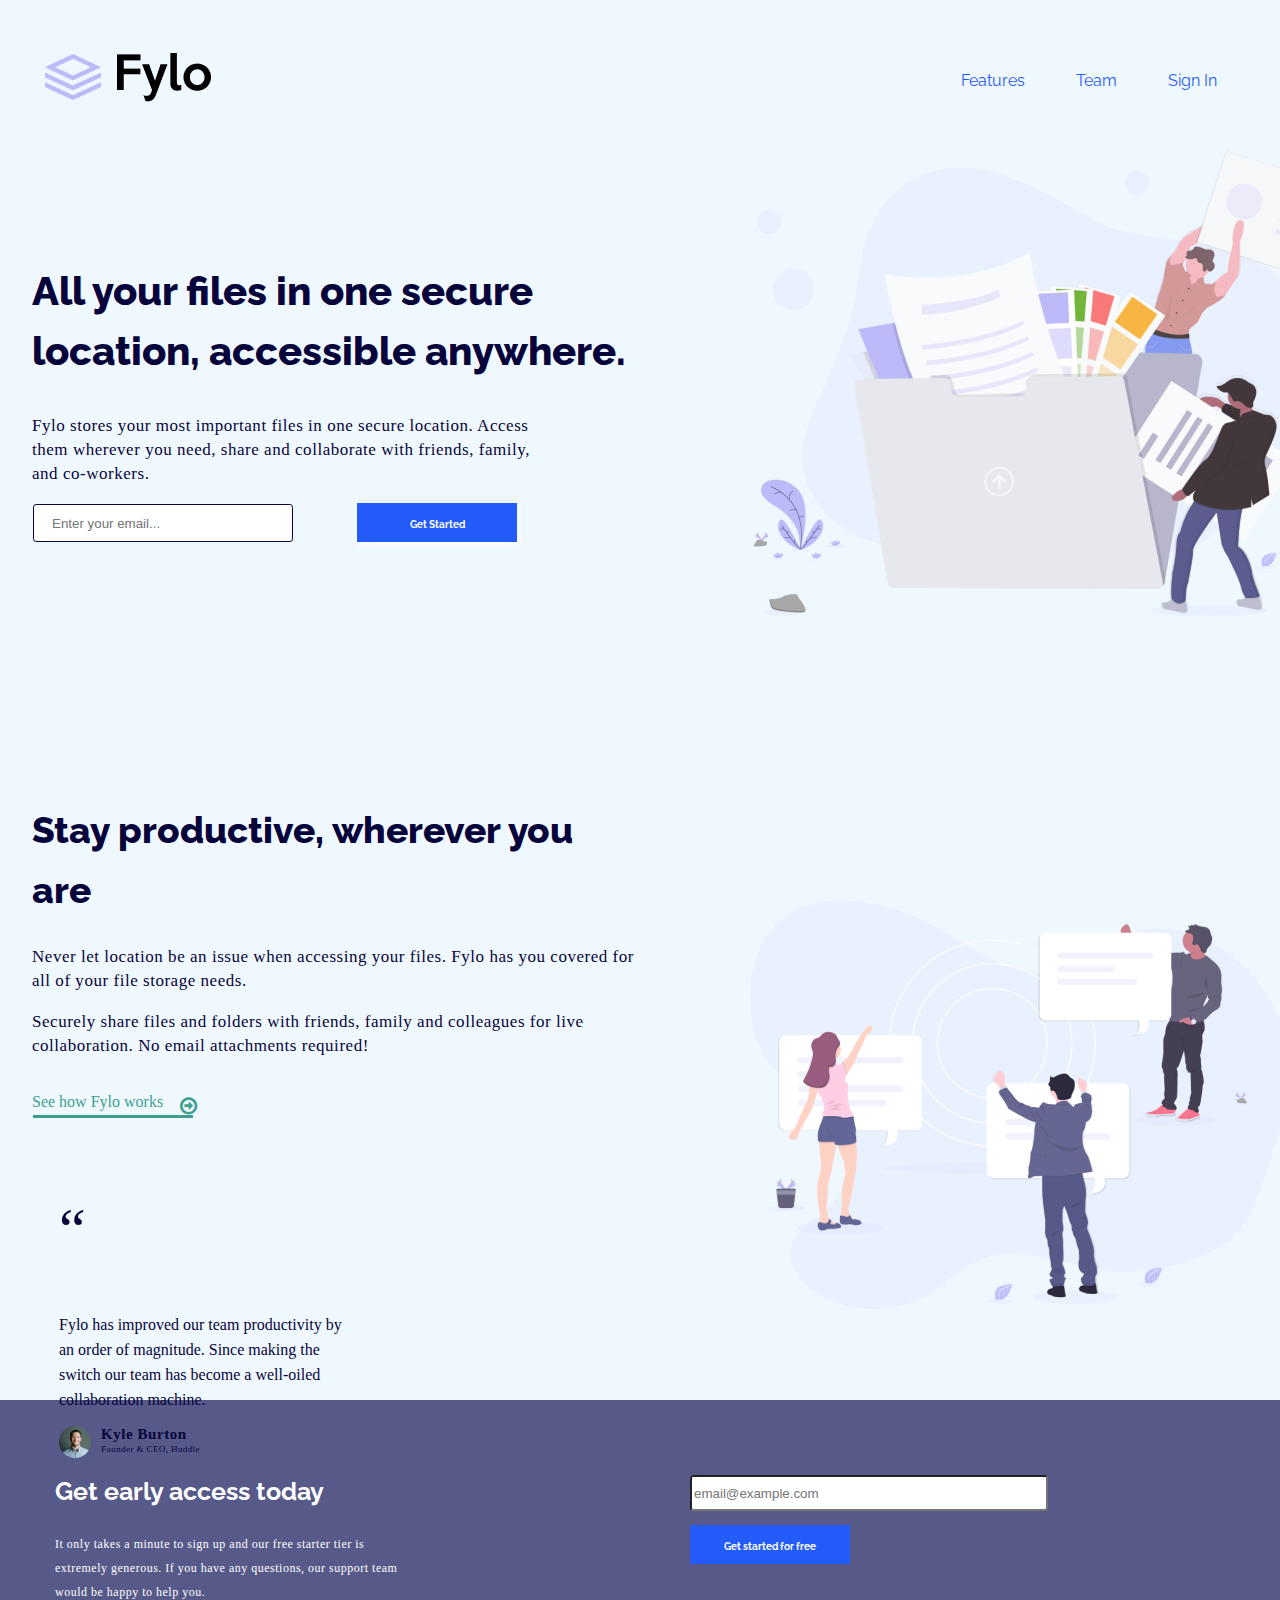
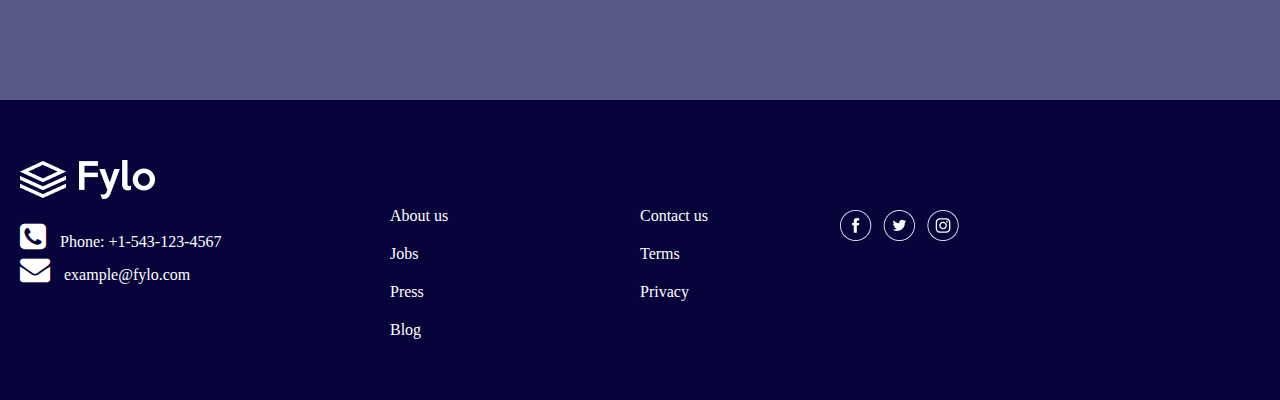
<file: fylo/index.html>
<!DOCTYPE html>
<html lang="en">

<head>
    <meta charset="UTF-8">
    <meta http-equiv="X-UA-Compatible" content="IE=edge">
    <meta name="viewport" content="width=device-width, initial-scale=1.0">
    <title>Document</title>
    <link rel="stylesheet" href="https://cdnjs.cloudflare.com/ajax/libs/font-awesome/4.7.0/css/font-awesome.min.css">
    <link rel="preconnect" href="https://fonts.googleapis.com">
    <link rel="preconnect" href="https://fonts.gstatic.com" crossorigin>
    <link href="https://fonts.googleapis.com/css2?family=Raleway&display=swap" rel="stylesheet">
    <link rel="stylesheet" href="assets/css/style.css">
</head>

<body>
    <div class="main">

        <div class="header">
            <div class="logo">
                <a href="#">
                    <img src="assets/img/Group 5.png" alt="logo">
                </a>
            </div>
            <div class="space"></div>
            <div class="nav">
                <a href="#">Features</a>
                <a href="#">Team</a>
                <a href="#">Sign In</a>
            </div>
        </div>
        <div class="center">
            <div class="main2">

                <h2 class="text1">All your files in one secure
                    location, accessible anywhere.</h2>

                <p>Fylo stores your most important files in one secure location. Access <br> them wherever you need,
                    share
                    and
                    collaborate with friends, family, <br> and co-workers.</p>

                <input placeholder="Enter your email..." class="inp" type="text">
                <button class="btn">Get Started</button>
            </div>
        </div>
        <div class="main3"> <img src="assets/img/illustration_1-01.png" alt=""></div>
    </div>
    </div>
    </div>
    <br>
    <br>
    <br>
    <br>
    <br>
    <br>
    <br>
    <br>
    </div>
    <div class="div1">
        <div class="div2">
            <h1>Stay productive, wherever you are</h1>
            <p>Never let location be an issue when accessing your files. Fylo has you covered for all of your file
                storage needs.</p>
            <p>Securely share files and folders with friends, family and colleagues for live collaboration. No email
                attachments required!</p>
            <div class="div4">
                <p>See how Fylo works</p>
                <div class="div123"> <i class="fa fa-arrow-circle-o-right" aria-hidden="true"></i>
                </div>
                <br>
                <br>
                <br>
                <br>
                <br>
                <br>
                <br>
                <br>
                <div class="div54">
                    <h2>“</h2>
                    <span>Fylo has improved our team productivity by an order of magnitude. Since making the switch our
                        team
                        has become a well-oiled collaboration machine.</span>
                    <div class="oval">
                        <img src="assets/img/Oval.png" alt="">
                        <p>Kyle Burton</p>
                        <h1>Founder & CEO, Huddle</h1>
                    </div>
                </div>
            </div>
        </div>
        <div class="div3"><img src="assets/img/illustration_2-01.png" alt=""></div>

    </div>
    <div class="div66">
        <div class="div66r">
            <div class="div661r">
                <h1>Get early access today</h1>
                <h3>It only takes a minute to sign up and our free starter tier is extremely generous. If you have any
                    questions, our support team would be happy to help you.</h3>
            </div>

        </div>
        <div class="div66l">
            <div class="div666">
                <div class="div11"><input placeholder="email@example.com" class="div11" type="text"></div>
                <div class="btn2">Get started for free</div>
            </div>
        </div>
        <div class="div77">
            <div class="pilar1">
                <img src="assets/img/Group 4.png" alt="">
                <br>
                <br>
                <i class="fa fa-phone-square" aria-hidden="true"></i>

                <p>Phone: +1-543-123-4567 </p>
                <br>
                <i class="fa fa-envelope" aria-hidden="true"></i>
                <p>example@fylo.com</p>
            </div>
            <div class="pilar2">
                <p>About us</p>
                <p>Jobs</p>
                <p>Press</p>
                <p>Blog</p>
            </div>
            <div class="pilar3">
                <p>Contact us</p>
                <p>Terms</p>
                <p>Privacy</p>
            </div>
            <div class="pilar4">
                <img src="assets/img/Group 18.png" alt="">
            </div>



        </div>



</body>

</html>
</file>
<file: fylo/assets/css/style.css>
body {
    margin: 0 auto;
    padding: 0;
    background-color: aliceblue;
}

.main {
    width: 100%;
    height: 600px;
    background-color: transparent;
    float: left;
}

.header {
    width: 100%;
    min-height: 159px;
    background-color: transparent;
    float: left;
    text-decoration: none;
}

.logo {
    width: 20%;
    height: 159px;
    background-color: transparent;
    display: flex;
    justify-content: center;
    align-items: center;
    float: left;
}

.space {
    width: 55%;
    background-color: transparent;
    height: 159px;
    float: left;

}

.nav {
    width: 20%;
    background-color: transparent;
    height: 159px;
    float: left;
    font-family: 'Raleway';
    font-style: normal;
    font-weight: 400;
    font-size: 16px;
    line-height: 19px;
    text-decoration-line: none;
    display: flex;
    align-items: center;
    text-align: center;
    color: #000000;
    justify-content: space-between;
    margin: 1px;
}



.btn {
    background: #235cfa;
    box-shadow: 2px 3px 6px white;
    border-radius: 3.px;
    height: 39px;
    width: 160px;
    color: white;
    font-family: 'Raleway';
    font-style: normal;
    font-weight: 700;
    font-size: 10px;
    line-height: 15px;
    cursor: pointer;
    border: 0.625px transparent;
    padding-top: 4px;
    box-sizing: border-box;
    margin-left: 60px;

}

.center h2 {
    font-family: 'Raleway';
    font-style: normal;
    font-weight: 800;
    font-size: 40px;
    line-height: 60px;
    color: #07043B;
    padding: 0px;
    margin-top: 100px;
    line-height: 60px;
}

.text1 {
    margin-top: 2rem;
    margin-left: 2rem;
}

.text2 {

    margin-left: 2rem;
}

.center p {
    font-family: 'Open Sans';
    font-style: normal;
    font-weight: 400;
    font-size: 17px;
    line-height: 24px;
    letter-spacing: 0.53125px;
    color: #07043B;
    padding-top: 0;
    margin-left: 2rem;
}

.admin {
    background-color: #000000;
    height: 100px;
    width: 100px;


}

.inp {
    border: 0.625px solid #07043B;

    border-radius: 3.125px;
    margin-bottom: 159px;
    height: 30px;
    width: 260px;
    padding: 18px;
    box-sizing: border-box;
    margin-left: 33px;
}

.nav a {
    color: #235cfa;
    text-decoration: none;
}

.main2 {
    width: 50%;
    height: 400px;
    background-color: transparent;
    float: left;
    margin: 0;
    padding: 9 !important;
    display: inline;
    align-content: center;

}

.main3 {
    width: 50%;
    height: 400px;
    background-color: transparent;
    float: left;
    margin-top: 100px;
    position: absolute;
    top: 50px;
    left: 750px;
}

.row {
    display: flex;
    justify-content: space-between;
}

body {
    margin: 0 auto;
    padding: 0;


}

.div1 {
    width: 100%;
    height: 600px;
    background-color: transparent;
    float: left;
    margin-top: 100px;
}

.div2 {
    width: 50%;
    height: 600px;
    background-color: transparent;
    float: left;
    position: relative;
}

.div3 {
    width: 50%;
    height: 500px;
    background-color: transparent;
    float: left;
    position: absolute;
    top: 900px;
    left: 750px;

}

.div2 h1 {
    font-family: 'Raleway';
    font-style: normal;
    font-weight: 800;
    font-size: 37px;
    line-height: 60px;
    color: #07043B;
    padding: 0px;
    margin-top: 100px;
    line-height: 60px;
    margin-left: 2rem
}

.div2 p {

    font-family: 'Open Sans';
    font-style: normal;
    font-weight: 400;
    font-size: 17px;
    line-height: 24px;
    letter-spacing: 0.53125px;
    color: #07043B;
    padding-top: 0;
    margin-left: 2rem;


}


.div4::after {


    position: absolute;
    left: 33px;
    right: 0px;
    top: 40px;
    bottom: 120px;
    height: 3px;
    width: 160px;
    background: #3DA08F;
    content: "";
}

.div4 {
    height: 40px;
    width: 200px;
    background-color: transparent;
    float: left;
    position: relative;
}

.div4 p {
    font-family: Open Sans;
    font-size: 16px;
    font-weight: 400;
    line-height: 22px;
    letter-spacing: 0px;
    text-align: left;
    color: #3DA08F;


}

.div123 {
    position: absolute;
    left: 180px;
    width: 20px;
    height: 20px;
    background-color: transparent;
    color: #3DA08F;
    top: 20px;
    font-size: 20px
}

.div54 span {
    height: 92px;
    width: 300px;
    left: 33px;
    top: 59px;

    color: #07043B;

}

.div54 {
    margin-left: 59px;
    height: 92px;
    width: 289px;
    background-color: transparent;
    line-height: 25px;
    float: left;
    position: absolute;
    top: 70px;
}

.oval {
    width: 300px;
    height: 100px;
    background-color: transparent;
    float: left;
    position: relative;
    top: -20px;
    display: flex;
    align-items: center;
}

.oval p {

    font-family: Open Sans;
    font-size: 15px;
    font-weight: 700;
    line-height: 15px;
    letter-spacing: 0.550000011920929px;
    text-align: left;
    color: #07043B;
    position: absolute;
    left: 10px;
    top: 20px;

}

.oval h1 {

    font-family: Open Sans;
    font-size: 9px;
    font-weight: 400;
    line-height: 15px;
    letter-spacing: 0.4000000059604645px;
    text-align: left;
    position: absolute;
    top: -50px;
    left: 10px;
}

.div54 h2 {
    font-family: Open Sans;
    font-size: 60px;
    font-weight: 400;
    line-height: 68px;
    letter-spacing: 0px;
    text-align: left;
    color: #07043B;

}

.div66 {
    width: 100%;
    max-width: 1300px;
    height: 300px;
    background-color: #575988;
    float: left;
    margin-top: 100px;



}

.div66r {
    width: 50%;
    height: 300px;
    background-color: transparent;
    float: left;
}

.div66l {
    width: 50%;
    height: 300px;
    background-color: transparent;
    float: left;
}

.div661r h1 {
    font-family: 'Raleway';
    font-style: normal;
    font-weight: 700;
    font-size: 25px;
    line-height: 48px;
    color: white;
    padding-top: 50px;
    padding-left: 55px;
}

.div661r h3 {
    font-family: 'Open Sans';
    font-style: normal;
    font-weight: 400;
    font-size: 12px;
    line-height: 24px;
    letter-spacing: 0.5px;
    color: #ffffff;
    padding-left: 55px;
}

.div661r {
    height: 250px;
    width: 400px;
    background-color: transparent;

}

.div11 {
    background: white;
    /* box-shadow: 2px 3px 6px rgba(7, 4, 59, 0.157043); */
    border-radius: 3.125px;
    height: 30px;
    width: 350px;
    /* margin-top: 100px;
    margin-left: 100px; */
    /* position: relative;
    bottom: 400px;
    left: 100px;
    top: 100px;
    right: 100px;
    */
    position: relative;

}

.btn2 {
    background: #235cfa;
    box-shadow: 2px 3px 6px transparent;
    border-radius: 3.px;
    height: 39px;
    width: 160px;
    color: white;
    font-family: 'Raleway';
    font-style: normal;
    font-weight: 700;
    font-size: 10px;
    line-height: 15px;
    cursor: pointer;
    border: 0.625px transparent;
    padding-top: 4px;
    box-sizing: border-box;
    margin-top: 20px;
    display: flex;
    align-items: center;
    justify-content: center;

}

.div666 {
    height: 200px;
    width: 500px;
    background-color: transparent;
    float: left;
    margin-top: 75px;
    margin-left: 50px
}

.div77 {
    width: 100%;
    height: 300px;
    background-color: #07043B;
    float: left;

}

.pilar1 {
    height: 200px;
    width: 300px;
    background-color: transparent;
    float: left;
    margin-top: 40px;
    padding: 20px;
}

.pilar1 p {
    /* margin-left: 20px;
    margin-right: 30px; */
    color: #ffffff;
    display: inline;
    font-family: Open Sans;
    font-size: 16px;
    font-weight: 400;
    line-height: 24px;
    letter-spacing: 0px;
    text-align: left;
    padding: 10px;

}

.pilar1 i {
    color: #ffffff;
    font-size: 30px
}

.pilar2 {
    width: 150px;
    height: 150px;
    background-color: transparent;
    float: left;
    padding: 50px;
    margin-top: 39px;
}

.pilar2 p {
    font-family: Open Sans;
    font-size: 16px;
    font-weight: 400;
    line-height: 22px;
    letter-spacing: 0px;
    text-align: left;
    color: #ffffff;


}

.pilar3 {
    width: 150px;
    height: 150px;
    background-color: transparent;
    float: left;
    padding: 50px;
    margin-top: 39px;


}

.pilar3 p {
    font-family: Open Sans;
    font-size: 16px;
    font-weight: 400;
    line-height: 22px;
    letter-spacing: 0px;
    text-align: left;
    color: #ffffff;
}

.pilar4 {
    margin-top: 110px;



}
</file>
